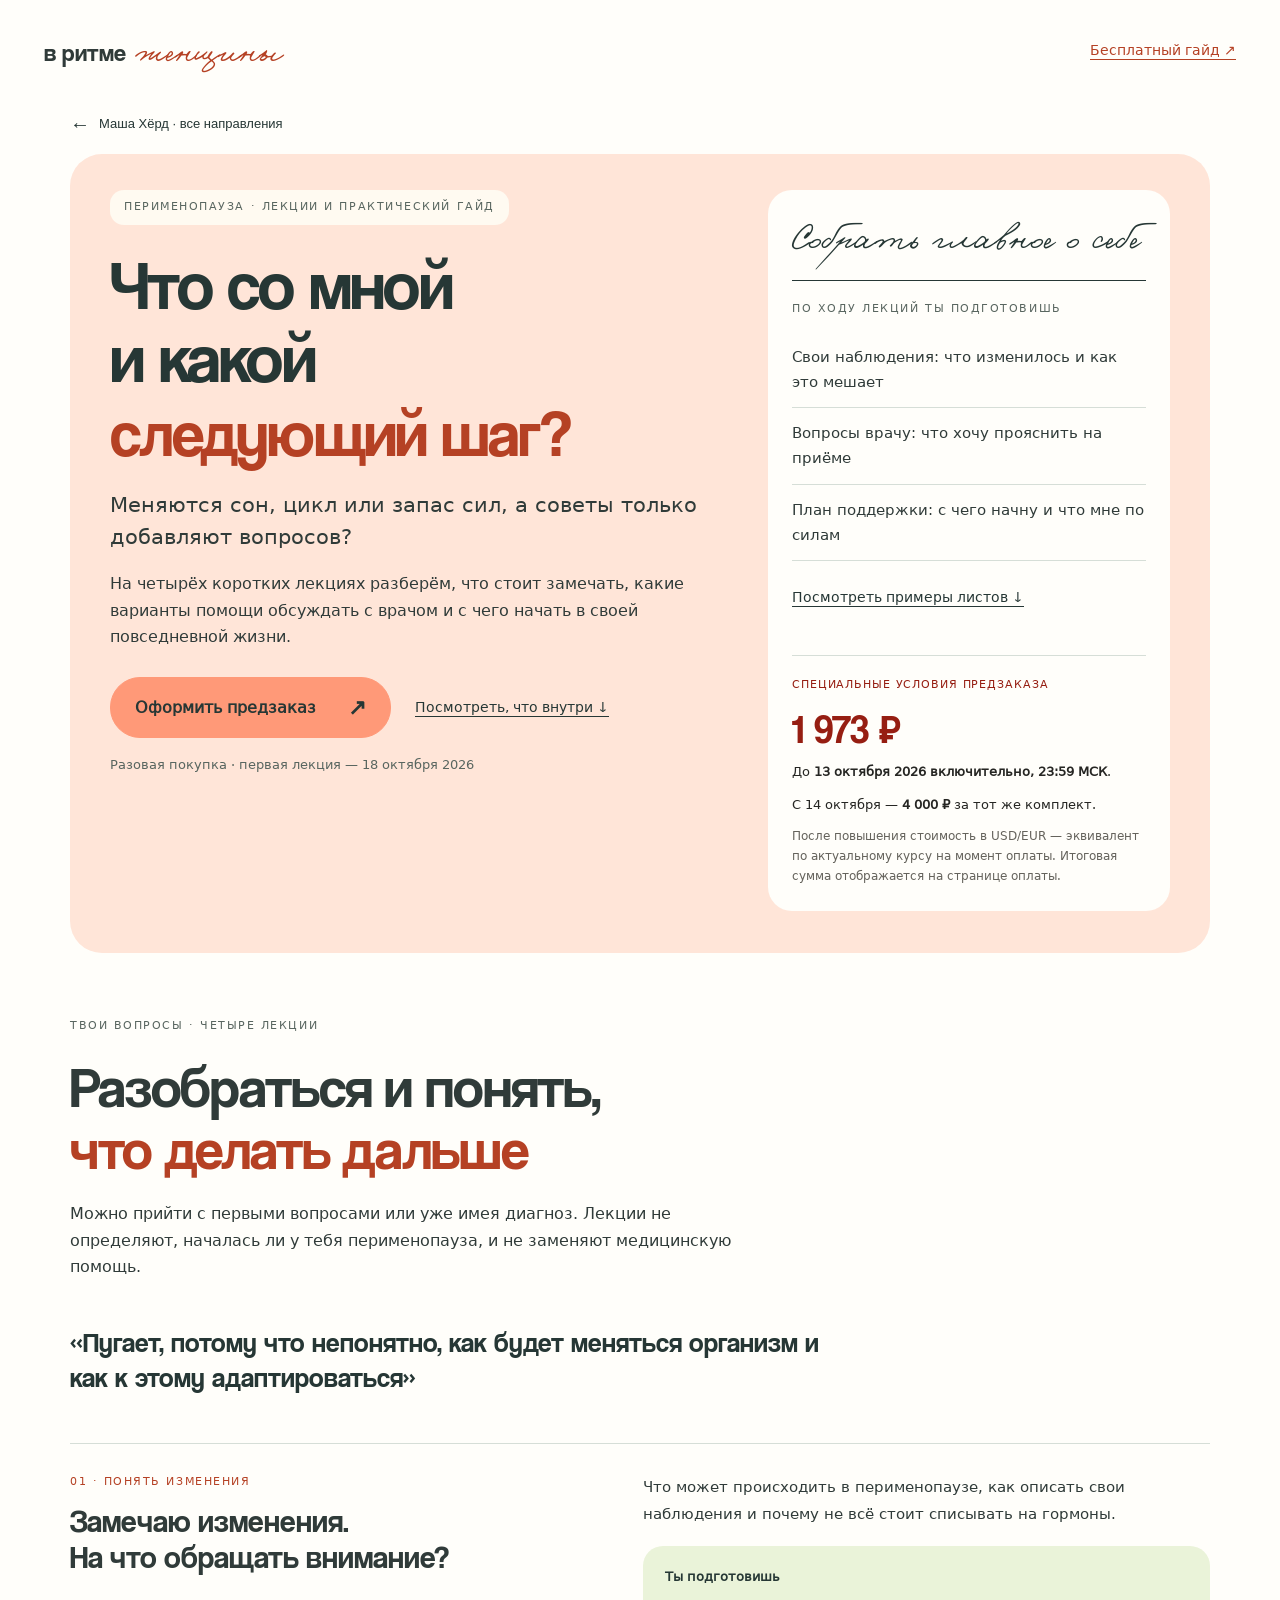
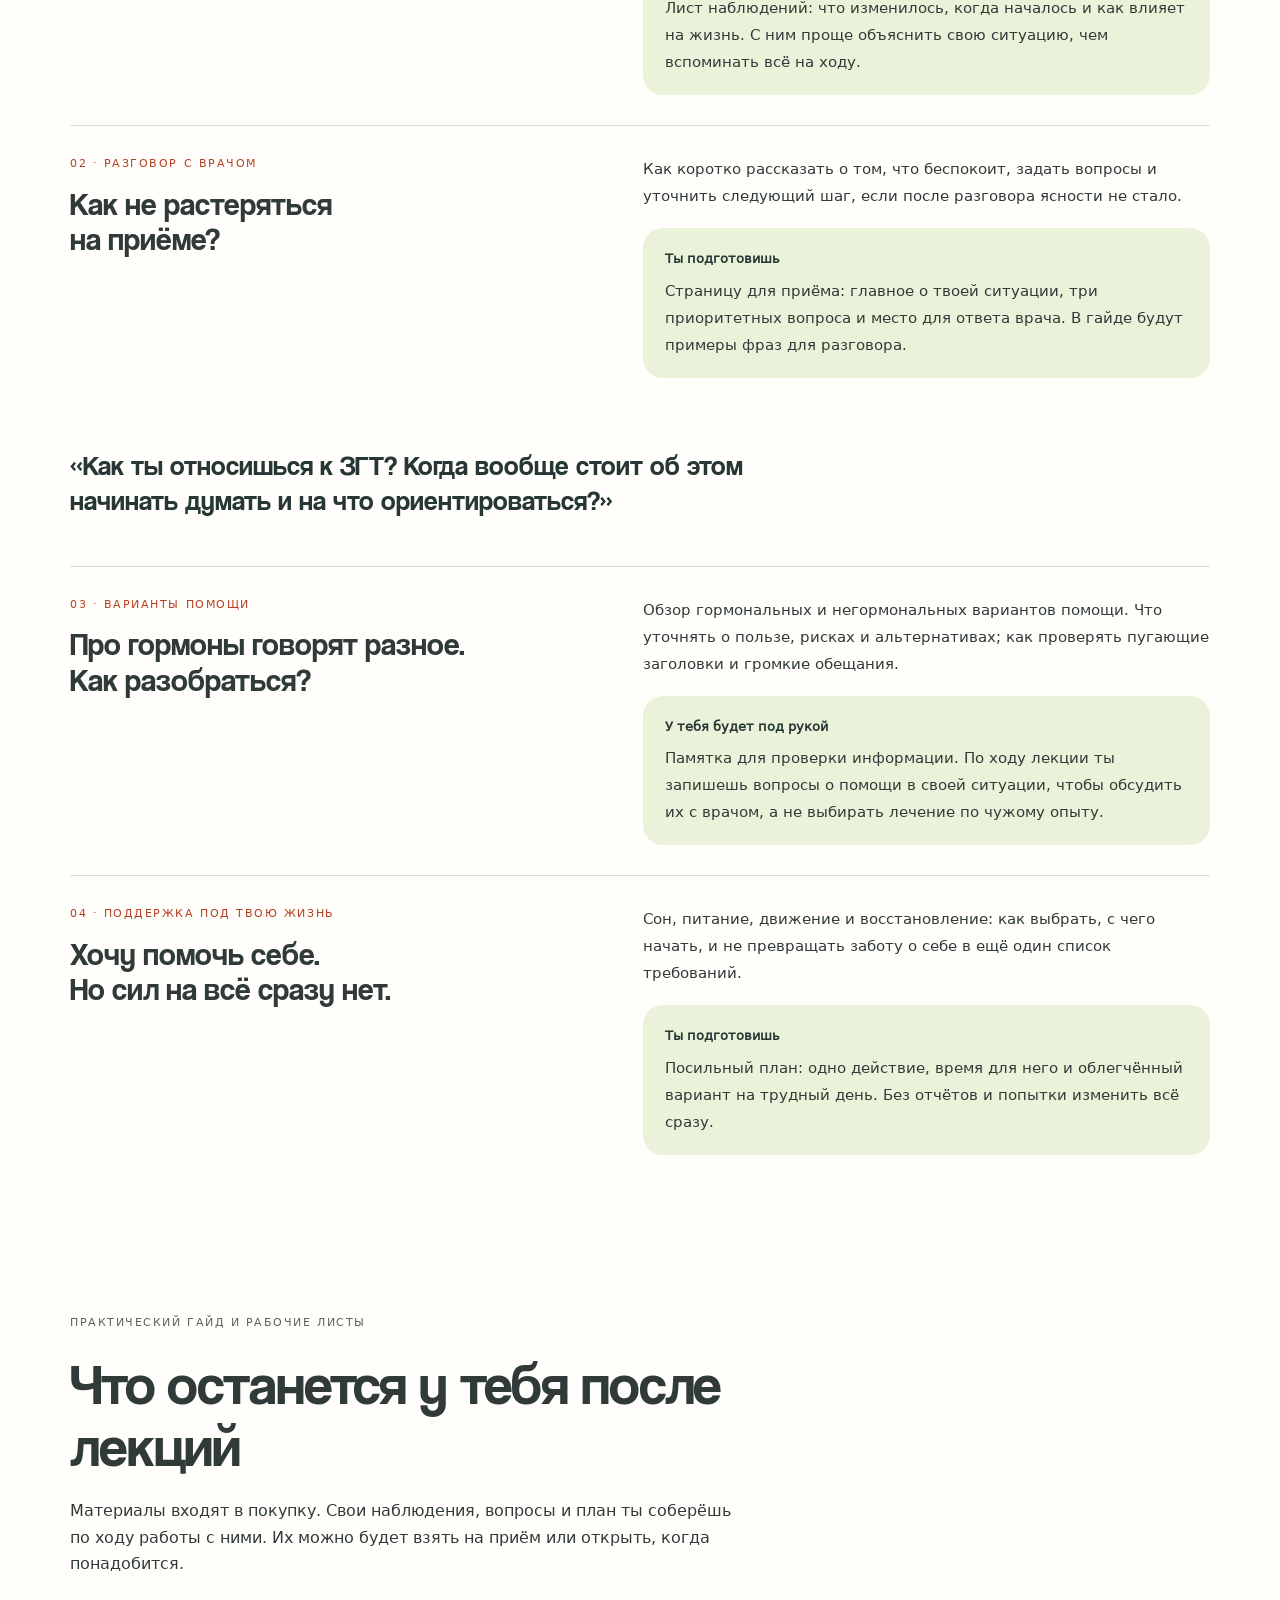
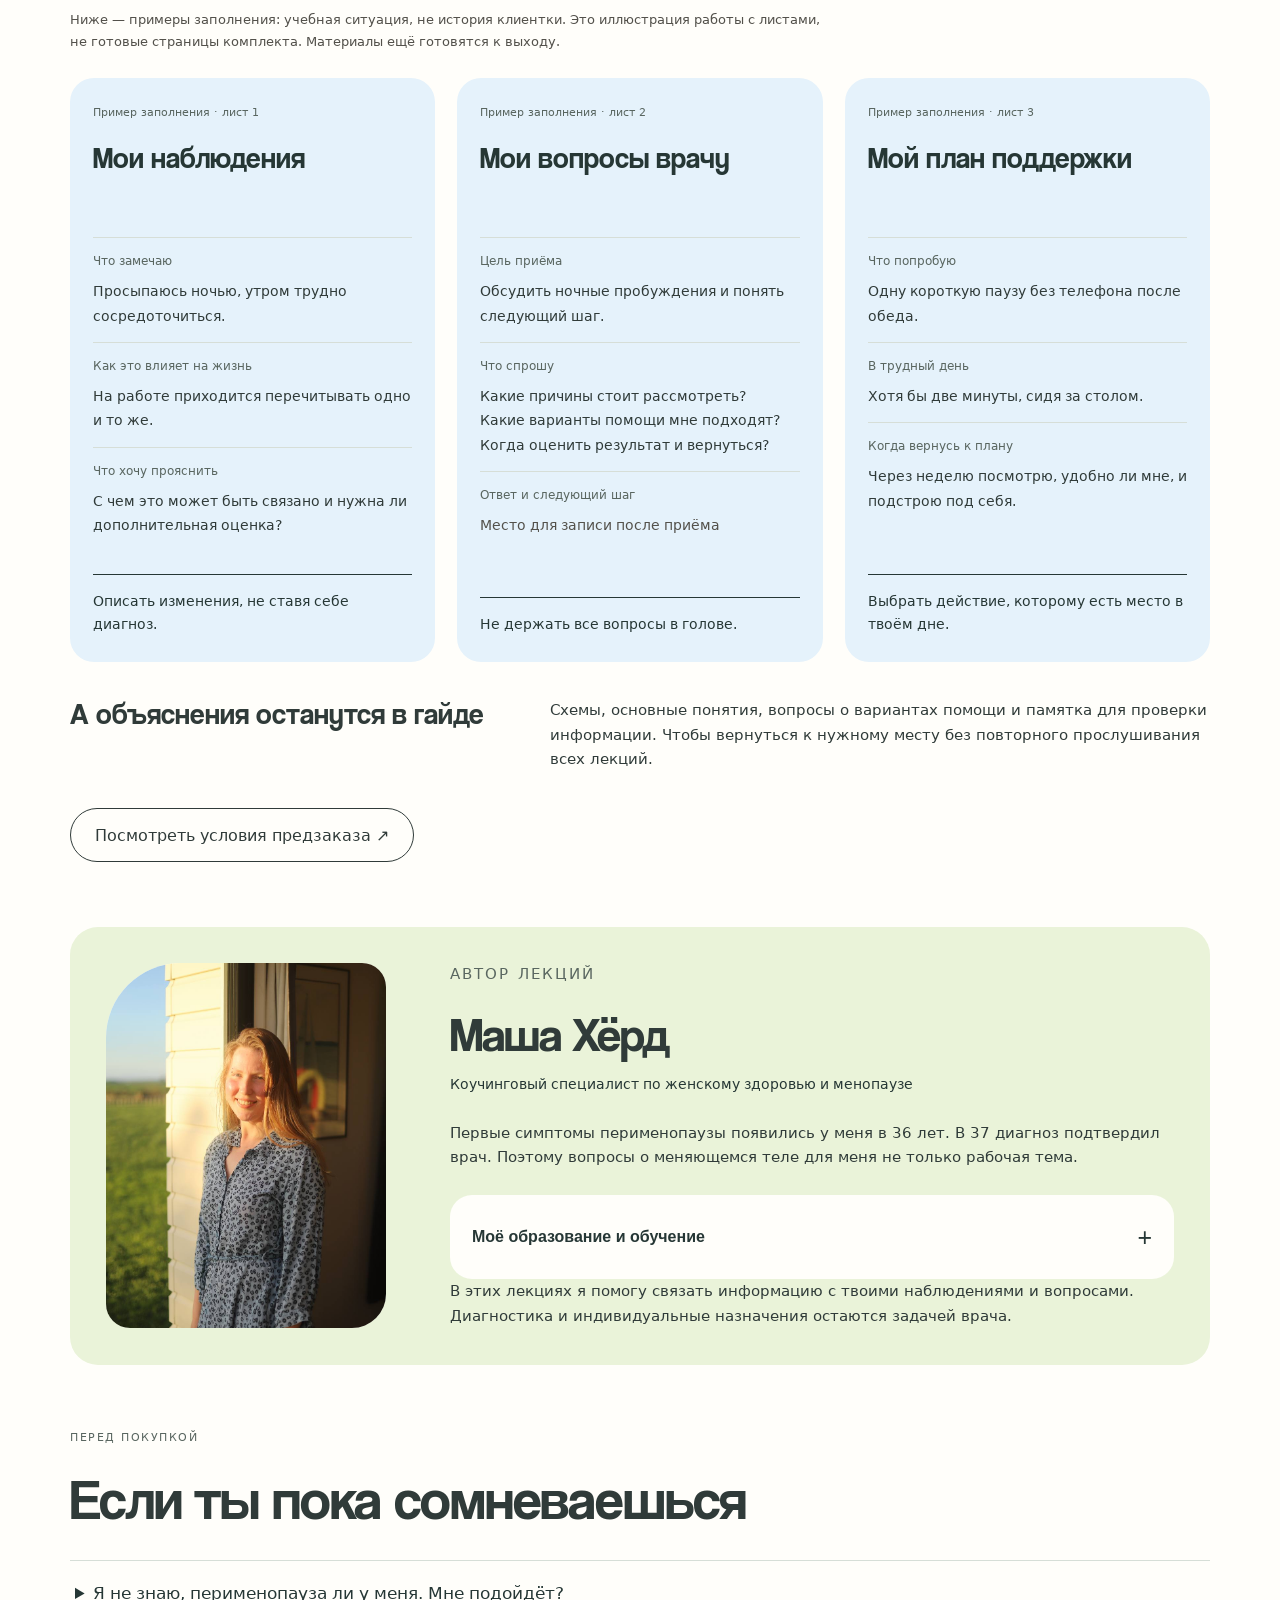
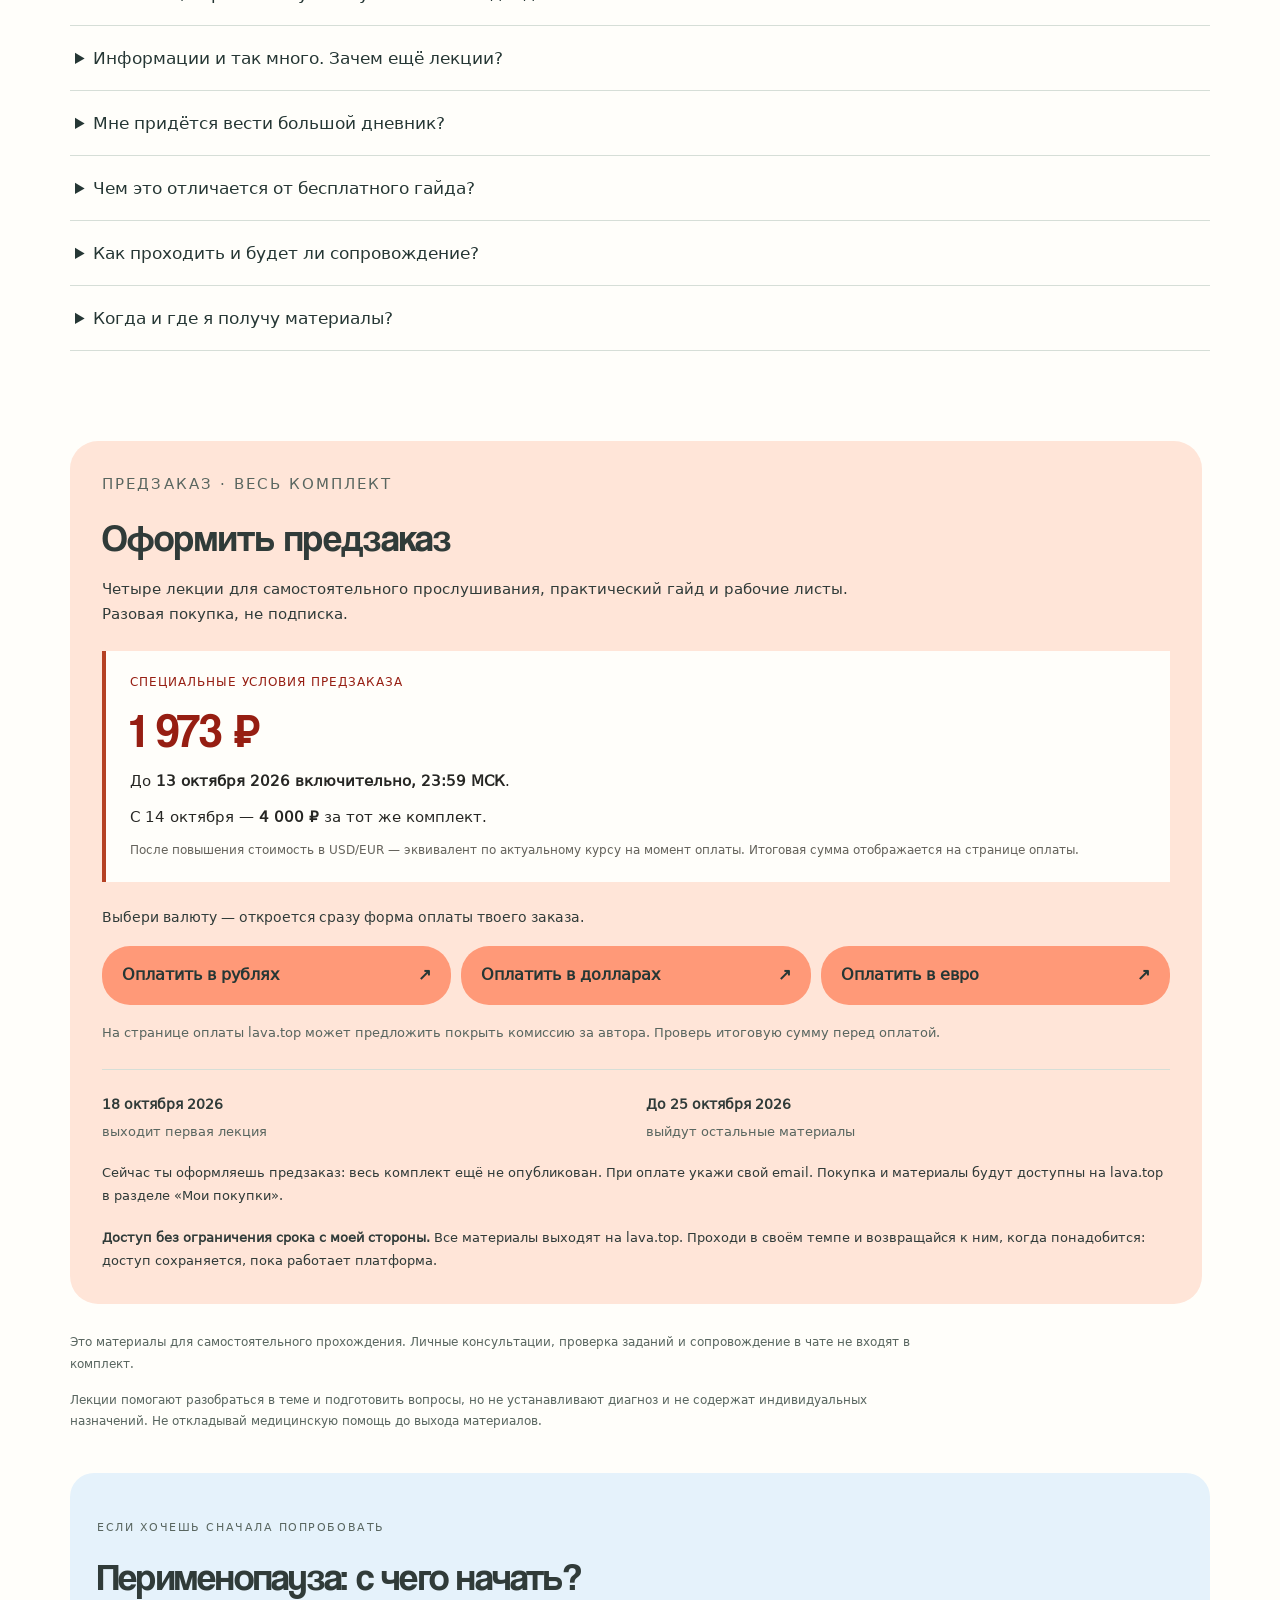
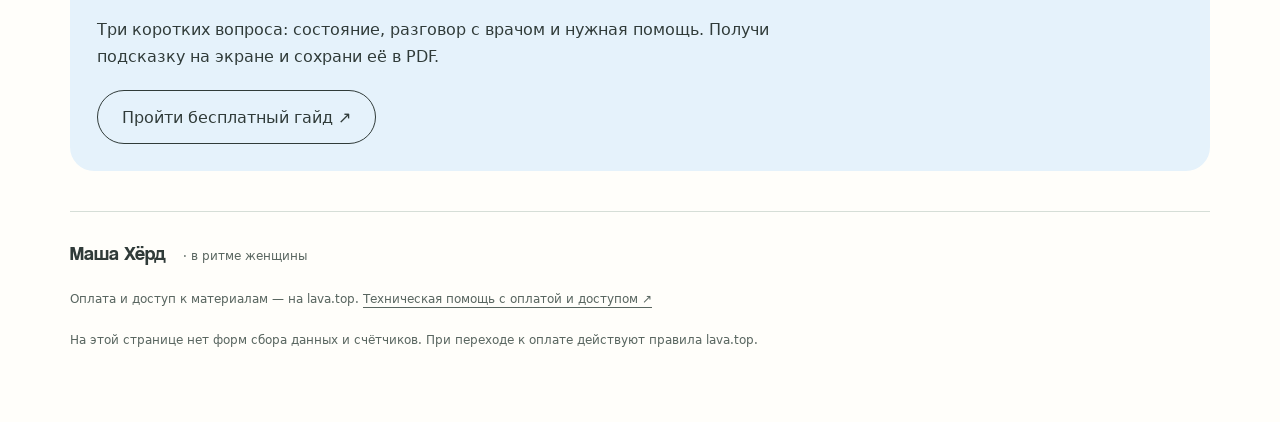
<file: index.html>
<!DOCTYPE html>
<html lang="ru"><head><meta charset="utf-8"/><meta content="width=device-width,initial-scale=1" name="viewport"/><meta content="no-referrer" name="referrer"/><meta content="Перименопауза: что со мной и какой следующий шаг. Четыре лекции, практический гайд и рабочие листы Маши Хёрд. Предзаказ: 1 973 ₽ / 23 USD / 21 EUR." name="description"/><title>Перименопауза: что со мной и какой следующий шаг · Маша Хёрд</title><link href="https://architripture.github.io/perimenopause/" rel="canonical"/><link href="data:," rel="icon"/><link href="guide/style.css" rel="stylesheet"/><link href="guide/offer.css" rel="stylesheet"/><link href="guide/special-terms.css?v=1" rel="stylesheet"/><link href="results.css?v=1" rel="stylesheet"/><link href="light-style.css?v=20261012" rel="stylesheet"/></head><body class="light-course">
<a class="skip" href="#main">К содержанию</a>
<header class="masthead"><a class="wordmark" href="./">в ритме <span>женщины</span></a><a class="course-nav" href="guide/">Бесплатный гайд ↗</a></header><main class="sales-main" id="main"><div class="ecosystem-nav"><a href="https://architripture.github.io/masha-herd/">Маша Хёрд · все направления</a></div>
<section aria-labelledby="page-title" class="sales-hero">
<div class="hero-copy"><p class="eyebrow">Перименопауза · лекции и практический гайд</p>
<h1 id="page-title">Что со мной<br/>и какой<br/><em>следующий шаг?</em></h1>
<p class="intro">Меняются сон, цикл или запас сил, а советы только добавляют вопросов?</p>
<p class="hero-explain">На четырёх коротких лекциях разберём, что стоит замечать, какие варианты помощи обсуждать с врачом и с чего начать в своей повседневной жизни.</p>
<div class="hero-actions"><a class="primary" href="#payment">Оформить предзаказ <span>↗</span></a><a class="quiet-link" href="#course">Посмотреть, что внутри ↓</a></div>
<p class="micro">Разовая покупка · первая лекция — 18 октября 2026</p>
</div>
<aside class="hero-result"><p class="handwriting">Собрать главное о себе</p>
<div class="result-index"><p class="smallcaps">По ходу лекций ты подготовишь</p><ul><li>Свои наблюдения: что изменилось и как это мешает</li><li>Вопросы врачу: что хочу прояснить на приёме</li><li>План поддержки: с чего начну и что мне по силам</li></ul><a class="quiet-link" href="#takeaways">Посмотреть примеры листов ↓</a></div>
<div class="special-terms"><p class="special-label">Специальные условия предзаказа</p><p class="special-price"><strong>1 973 ₽</strong></p><p>До <strong>13 октября 2026 включительно, 23:59 МСК</strong>.</p><p class="special-after">С 14 октября — <strong>4 000 ₽</strong> за тот же комплект.</p><p class="special-currency">После повышения стоимость в USD/EUR — эквивалент по актуальному курсу на момент оплаты. Итоговая сумма отображается на странице оплаты.</p></div></aside></section>
<section aria-labelledby="course-title" class="results-section" id="course">
<div class="section-heading"><p class="eyebrow">Твои вопросы · четыре лекции</p><h2 id="course-title">Разобраться и понять,<br/><em>что делать дальше</em></h2><p>Можно прийти с первыми вопросами или уже имея диагноз. Лекции не определяют, началась ли у тебя перименопауза, и не заменяют медицинскую помощь.</p></div>
<figure class="client-voice"><blockquote>«Пугает, потому что непонятно, как будет меняться организм и как к этому адаптироваться»</blockquote></figure>
<article class="lesson-result"><div class="lesson-question"><p class="smallcaps">01 · Понять изменения</p><h3>Замечаю изменения.<br/>На что обращать внимание?</h3></div><div class="lesson-answer"><p>Что может происходить в перименопаузе, как описать свои наблюдения и почему не всё стоит списывать на гормоны.</p><p class="takeaway"><strong>Ты подготовишь</strong>Лист наблюдений: что изменилось, когда началось и как влияет на жизнь. С ним проще объяснить свою ситуацию, чем вспоминать всё на ходу.</p></div></article>
<article class="lesson-result"><div class="lesson-question"><p class="smallcaps">02 · Разговор с врачом</p><h3>Как не растеряться<br/>на приёме?</h3></div><div class="lesson-answer"><p>Как коротко рассказать о том, что беспокоит, задать вопросы и уточнить следующий шаг, если после разговора ясности не стало.</p><p class="takeaway"><strong>Ты подготовишь</strong>Страницу для приёма: главное о твоей ситуации, три приоритетных вопроса и место для ответа врача. В гайде будут примеры фраз для разговора.</p></div></article>
<figure class="client-voice"><blockquote>«Как ты относишься к ЗГТ? Когда вообще стоит об этом начинать думать и на что ориентироваться?»</blockquote></figure>
<article class="lesson-result"><div class="lesson-question"><p class="smallcaps">03 · Варианты помощи</p><h3>Про гормоны говорят разное.<br/>Как разобраться?</h3></div><div class="lesson-answer"><p>Обзор гормональных и негормональных вариантов помощи. Что уточнять о пользе, рисках и альтернативах; как проверять пугающие заголовки и громкие обещания.</p><p class="takeaway"><strong>У тебя будет под рукой</strong>Памятка для проверки информации. По ходу лекции ты запишешь вопросы о помощи в своей ситуации, чтобы обсудить их с врачом, а не выбирать лечение по чужому опыту.</p></div></article>
<article class="lesson-result"><div class="lesson-question"><p class="smallcaps">04 · Поддержка под твою жизнь</p><h3>Хочу помочь себе.<br/>Но сил на всё сразу нет.</h3></div><div class="lesson-answer"><p>Сон, питание, движение и восстановление: как выбрать, с чего начать, и не превращать заботу о себе в ещё один список требований.</p><p class="takeaway"><strong>Ты подготовишь</strong>Посильный план: одно действие, время для него и облегчённый вариант на трудный день. Без отчётов и попытки изменить всё сразу.</p></div></article>
</section>
<section aria-labelledby="takeaways-title" class="results-section" id="takeaways">
<div class="section-heading"><p class="eyebrow">Практический гайд и рабочие листы</p><h2 id="takeaways-title">Что останется у тебя после лекций</h2><p>Материалы входят в покупку. Свои наблюдения, вопросы и план ты соберёшь по ходу работы с ними. Их можно будет взять на приём или открыть, когда понадобится.</p></div>
<p class="sample-disclaimer">Ниже — примеры заполнения: учебная ситуация, не история клиентки. Это иллюстрация работы с листами, не готовые страницы комплекта. Материалы ещё готовятся к выходу.</p>
<div class="paper-gallery">
<article class="sample-paper"><p class="sample-label">Пример заполнения · лист 1</p><h3>Мои наблюдения</h3><dl><dt>Что замечаю</dt><dd>Просыпаюсь ночью, утром трудно сосредоточиться.</dd><dt>Как это влияет на жизнь</dt><dd>На работе приходится перечитывать одно и то же.</dd><dt>Что хочу прояснить</dt><dd>С чем это может быть связано и нужна ли дополнительная оценка?</dd></dl><p class="paper-use">Описать изменения, не ставя себе диагноз.</p></article>
<article class="sample-paper"><p class="sample-label">Пример заполнения · лист 2</p><h3>Мои вопросы врачу</h3><dl><dt>Цель приёма</dt><dd>Обсудить ночные пробуждения и понять следующий шаг.</dd><dt>Что спрошу</dt><dd>Какие причины стоит рассмотреть?<br/>Какие варианты помощи мне подходят?<br/>Когда оценить результат и вернуться?</dd><dt>Ответ и следующий шаг</dt><dd class="empty-answer">Место для записи после приёма</dd></dl><p class="paper-use">Не держать все вопросы в голове.</p></article>
<article class="sample-paper"><p class="sample-label">Пример заполнения · лист 3</p><h3>Мой план поддержки</h3><dl><dt>Что попробую</dt><dd>Одну короткую паузу без телефона после обеда.</dd><dt>В трудный день</dt><dd>Хотя бы две минуты, сидя за столом.</dd><dt>Когда вернусь к плану</dt><dd>Через неделю посмотрю, удобно ли мне, и подстрою под себя.</dd></dl><p class="paper-use">Выбрать действие, которому есть место в твоём дне.</p></article>
</div>
<div class="guide-summary"><h3>А объяснения останутся в гайде</h3><p>Схемы, основные понятия, вопросы о вариантах помощи и памятка для проверки информации. Чтобы вернуться к нужному месту без повторного прослушивания всех лекций.</p></div>
<a class="secondary" href="#payment">Посмотреть условия предзаказа ↗</a>
</section>
<section aria-labelledby="author-title" class="author-section"><img alt="Маша Хёрд" height="365" loading="lazy" src="personal/assets/masha-color.jpg" width="280"/><div><p class="eyebrow">Автор лекций</p><h2 id="author-title">Маша Хёрд</h2><p class="author-role">Коучинговый специалист по женскому здоровью и менопаузе</p><p>Первые симптомы перименопаузы появились у меня в 36 лет. В 37 диагноз подтвердил врач. Поэтому вопросы о меняющемся теле для меня не только рабочая тема.</p><details class="education-note"><summary>Моё образование и обучение</summary><ul class="education-list"><li><strong>GGS Academy</strong><p>Две сертификации: Women’s Coaching Specialist и Menopause Coaching Specialist — по коучингу женщин и поддержке в период менопаузы.</p></li><li><strong>Stacy Sims</strong><p>Прошла обучающий курс по менопаузе. Физиология менопаузы, изменения в организме, физическая нагрузка и питание на разных этапах.</p><p><a href="https://www.drstacysims.com/menopause" rel="noopener" target="_blank">О курсе на сайте Stacy Sims ↗</a></p></li><li><strong>Daniel Goleman</strong><p>Прошла программу обучения фундаментальным и межличностным навыкам эмоционального интеллекта у Дэниела Гоулмана.</p></li><li><strong>Neurointegration Institute</strong><p>Тренер по нейроинтеграции, Институт нейроинтеграции.</p></li></ul></details><p>В этих лекциях я помогу связать информацию с твоими наблюдениями и вопросами. Диагностика и индивидуальные назначения остаются задачей врача.</p></div></section>
<section aria-labelledby="faq-title" class="results-section faq-section"><p class="eyebrow">Перед покупкой</p><h2 id="faq-title">Если ты пока сомневаешься</h2>
<details><summary>Я не знаю, перименопауза ли у меня. Мне подойдёт?</summary><p>Можно начать с вопросами и наблюдениями. Лекции помогут разобраться в понятиях и подготовиться к обсуждению с врачом, но не определят диагноз или стадию. Если нужна медицинская помощь, не жди выхода материалов.</p></details>
<details><summary>Информации и так много. Зачем ещё лекции?</summary><p>Здесь каждая тема связана с конкретной задачей: описать изменения, подготовить приём, записать вопросы о вариантах помощи и выбрать посильное действие. Главное останется в гайде, а твои записи — в рабочих листах.</p></details>
<details><summary>Мне придётся вести большой дневник?</summary><p>Нет. В листах будут короткие отметки и место для нужных тебе записей. Не требуется ежедневная отчётность, и не нужно ждать заполнения дневника, чтобы обратиться за помощью.</p></details>
<details><summary>Чем это отличается от бесплатного гайда?</summary><p>Бесплатный гайд «Что важно мне сейчас» помогает выбрать один актуальный вопрос и следующий шаг. В лекциях подробнее разбираются изменения, разговор с врачом и варианты помощи. Рабочие листы помогают подготовить свои наблюдения, вопросы к приёму и план поддержки.</p></details>
<details><summary>Как проходить и будет ли сопровождение?</summary><p>Это короткие лекции для самостоятельного прослушивания, практический гайд и рабочие листы. Можно заниматься в своём темпе. Личные консультации, проверка заданий и сопровождение в чате не входят в комплект.</p></details>
<details><summary>Когда и где я получу материалы?</summary><p>Первая лекция выйдет 18 октября 2026, остальные материалы — до 25 октября 2026. Они будут доступны на lava.top в разделе «Мои покупки». Доступ без ограничения срока с моей стороны, пока работает платформа.</p></details>
</section>
<section aria-label="Условия предзаказа" class="payment-section">
<div class="purchase" id="payment"><div class="purchase-heading"><p class="eyebrow">Предзаказ · весь комплект</p><h4>Оформить предзаказ</h4><p>Четыре лекции для самостоятельного прослушивания, практический гайд и рабочие листы.<br/>Разовая покупка, не подписка.</p></div><div class="special-terms"><p class="special-label">Специальные условия предзаказа</p><p class="special-price"><strong>1 973 ₽</strong></p><p>До <strong>13 октября 2026 включительно, 23:59 МСК</strong>.</p><p class="special-after">С 14 октября — <strong>4 000 ₽</strong> за тот же комплект.</p><p class="special-currency">После повышения стоимость в USD/EUR — эквивалент по актуальному курсу на момент оплаты. Итоговая сумма отображается на странице оплаты.</p></div><p class="payment-instruction">Выбери валюту — откроется сразу форма оплаты твоего заказа.</p><div class="payment-buttons"><a class="pay-button" data-currency="RUB" href="https://app.lava.top/products/8290bbf7-894e-4805-be69-6d228749c242/472b39af-ca60-4318-80c0-99af1f4651cc?currency=RUB" rel="noopener noreferrer" target="_blank"><span>Оплатить в рублях</span><strong aria-hidden="true">↗</strong></a><a class="pay-button" data-currency="USD" href="https://app.lava.top/products/8290bbf7-894e-4805-be69-6d228749c242/472b39af-ca60-4318-80c0-99af1f4651cc?currency=USD" rel="noopener noreferrer" target="_blank"><span>Оплатить в долларах</span><strong aria-hidden="true">↗</strong></a><a class="pay-button" data-currency="EUR" href="https://app.lava.top/products/8290bbf7-894e-4805-be69-6d228749c242/472b39af-ca60-4318-80c0-99af1f4651cc?currency=EUR" rel="noopener noreferrer" target="_blank"><span>Оплатить в евро</span><strong aria-hidden="true">↗</strong></a></div><p class="fee-note">На странице оплаты lava.top может предложить покрыть комиссию за автора. Проверь итоговую сумму перед оплатой.</p><div class="release"><p><strong>18 октября 2026</strong><span>выходит первая лекция</span></p><p><strong>До 25 октября 2026</strong><span>выйдут остальные материалы</span></p></div><p class="delivery">Сейчас ты оформляешь предзаказ: весь комплект ещё не опубликован. При оплате укажи свой email. Покупка и материалы будут доступны на lava.top в разделе «Мои покупки».</p><p class="access-term"><strong>Доступ без ограничения срока с моей стороны.</strong> Все материалы выходят на lava.top. Проходи в своём темпе и возвращайся к ним, когда понадобится: доступ сохраняется, пока работает платформа.</p></div><div class="offer-scope"><p>Это материалы для самостоятельного прохождения. Личные консультации, проверка заданий и сопровождение в чате не входят в комплект.</p><p>Лекции помогают разобраться в теме и подготовить вопросы, но не устанавливают диагноз и не содержат индивидуальных назначений. Не откладывай медицинскую помощь до выхода материалов.</p></div>
</section>
<section class="free-guide"><p class="eyebrow">Если хочешь сначала попробовать</p><h2>Перименопауза: с чего начать?</h2><p>Три коротких вопроса: состояние, разговор с врачом и нужная помощь. Получи подсказку на экране и сохрани её в PDF.</p><a class="secondary" href="guide/">Пройти бесплатный гайд ↗</a></section>
</main><footer><div class="footer-name">Маша Хёрд <span>· в ритме женщины</span></div><p>Оплата и доступ к материалам — на lava.top. <a href="https://app.lava.top/help" rel="noopener noreferrer" target="_blank">Техническая помощь с оплатой и доступом ↗</a></p><p class="fine">На этой странице нет форм сбора данных и счётчиков. При переходе к оплате действуют правила lava.top.</p></footer></body></html>
</file>
<file: guide/style.css>
@font-face{font-family:Cool;src:url('assets/Coolvetica.ttf') format('truetype');font-display:swap}@font-face{font-family:Gogol;src:url('assets/Gogol.ttf') format('truetype');font-display:swap}@font-face{font-family:Text;src:url('assets/Text.ttf') format('truetype');font-display:swap}
:root{--paper:#f8f6f1;--white:#fffefa;--ink:#262623;--muted:#65635c;--brick:#961e12;--navy:#1f386e;--line:#d1cec4;--yellow:#ece464;--wash:#edeee7}
*{box-sizing:border-box}body{margin:0;background:var(--paper);color:var(--ink);font:16px/1.65 Text,'Trebuchet MS',sans-serif}button,input,textarea{font:inherit}button,a,input,summary{touch-action:manipulation}button,a{-webkit-tap-highlight-color:transparent}button{cursor:pointer}a{color:inherit;text-underline-offset:4px}button:focus-visible,a:focus-visible,input:focus-visible,textarea:focus-visible,summary:focus-visible{outline:3px solid var(--navy);outline-offset:4px}h1,h2,h3,p{margin:0}h1,h2,h3{font-family:Cool,'Trebuchet MS',sans-serif;font-weight:400;text-wrap:pretty;line-height:1.08}h1{font-size:clamp(66px,7.5vw,110px);letter-spacing:-.025em}h2{font-size:clamp(46px,5vw,72px);letter-spacing:-.02em}h3{font-size:29px}em{font-style:normal;color:var(--brick)}p+p{margin-top:14px}fieldset{border:0;padding:0;margin:0}button{border:0}input,textarea{color:var(--ink);max-width:100%}input[type=radio],input[type=checkbox]{accent-color:var(--navy);width:20px;height:20px;flex:0 0 20px;cursor:pointer;margin:5px 0 0}textarea,input:not([type]){width:100%}textarea{resize:vertical;min-height:95px;line-height:1.6}input[type=text],input:not([type]),textarea{background:var(--white);border:1px solid #b5b2a8;border-radius:5px;padding:13px 15px;font-size:16px;transition:border-color .15s}input::placeholder,textarea::placeholder{color:#777469;opacity:1}input:focus,textarea:focus{border-color:var(--navy)}[hidden]{display:none!important}.sr-only{position:absolute;width:1px;height:1px;padding:0;margin:-1px;overflow:hidden;clip:rect(0,0,0,0);white-space:nowrap;border:0}.skip{position:absolute;top:-80px;padding:12px;background:white}.skip:focus{top:0;z-index:99}
.masthead{width:min(1220px,calc(100% - 88px));margin:auto;display:flex;justify-content:space-between;align-items:center;min-height:102px;border-bottom:1px solid var(--line);gap:18px}.wordmark{font-family:Cool,sans-serif;text-decoration:none;font-size:24px;white-space:nowrap}.wordmark span{font-family:Gogol,cursive;font-size:36px;color:var(--brick);margin-left:4px}.author-label{font-size:12px;color:var(--muted)}.author-label i{margin:0 12px}main{width:min(1140px,calc(100% - 88px));margin:auto;outline:0}.welcome{display:grid;grid-template-columns:minmax(0,1.25fr) minmax(0,.75fr);column-gap:100px;align-items:start;padding:64px 0 30px}.eyebrow,.smallcaps{font-size:11px;letter-spacing:.14em;text-transform:uppercase;color:var(--muted);line-height:1.5}.eyebrow{margin-bottom:22px}.welcome .eyebrow{color:var(--navy)}.handwriting{font-family:Gogol,cursive;color:var(--brick);font-size:39px;line-height:1.25}.welcome .handwriting{margin:21px 0}.intro{font-size:18px;max-width:510px;margin:22px 0 27px}.primary,.secondary{min-height:54px;display:inline-flex;justify-content:center;align-items:center;gap:32px;padding:14px 24px;border-radius:30px;font-size:16px;text-decoration:none;line-height:1.45;transition:background .15s}.primary{background:var(--brick);color:#fff;border:1px solid var(--brick)}.primary:hover{background:#75180f}.primary span{font-size:22px}.secondary{background:transparent;color:var(--ink);border:1px solid var(--ink)}.secondary:hover{background:#eeece5}.primary:disabled{opacity:.7;cursor:wait}.micro{font-size:12px;color:var(--muted);margin-top:16px!important;line-height:1.7}.welcome-aside{padding-top:6px}.portrait-wrap{position:relative;margin:0 0 25px}.portrait-wrap img{display:block;width:100%;height:385px;object-fit:cover;object-position:50% 24%;filter:grayscale(1);border-radius:44% 44% 3px 3px}.photo-note{position:absolute;right:-15px;bottom:-18px;transform:rotate(-6deg);background:var(--yellow);padding:16px 24px;font-family:Gogol,cursive;font-size:29px;line-height:1.1;color:#343323}.byline{display:flex;gap:22px;justify-content:space-between;align-items:start;padding-top:14px}.byline strong{font-family:Cool,sans-serif;font-size:25px;font-weight:400}.byline span{font-size:11px;line-height:1.6;color:var(--muted)}.author-note{font-size:13px;line-height:1.8;color:var(--muted);padding-top:18px;margin-top:15px!important;border-top:1px solid var(--line)}.intro-boundary{grid-column:1/-1;border-top:1px solid var(--line);padding:22px 0 0;margin-top:55px;display:grid;grid-template-columns:110px 1fr;gap:24px;font-size:12px;color:var(--muted)}#resume-notice{margin-top:24px;border-top:1px solid var(--line);padding-top:18px;font-size:13px}
.progress-head{display:flex;align-items:center;justify-content:space-between;margin:25px 0 9px;gap:8px}.text-button{background:transparent;color:var(--navy);text-decoration:underline;text-underline-offset:4px;padding:10px 0;min-height:44px;line-height:1.4;font-size:14px;text-align:left}.subtle{color:var(--muted);font-size:12px}.progress-head p{font-size:12px;color:var(--muted);white-space:nowrap}.progress-track{height:2px;background:var(--line);margin-bottom:44px}.progress-track div{height:100%;background:var(--brick);width:0;transition:width .2s}.work-layout{display:grid;grid-template-columns:minmax(0,740px) minmax(240px,1fr);gap:74px;align-items:start}.page{padding-bottom:30px;animation:appear .2s ease-out}.page h2:focus{outline:0}.dek{font-size:17px;line-height:1.7;color:#53534d;margin:21px 0 28px;max-width:630px}.choices{display:grid;gap:12px;margin:26px 0}.choice{display:flex;gap:16px;align-items:flex-start;position:relative;padding:20px;background:var(--white);border:1px solid var(--line);border-radius:7px;cursor:pointer;min-height:74px}.choice strong{display:block;font-size:16px;font-weight:600}.choice small{display:block;font-size:13px;line-height:1.65;margin-top:6px;color:var(--muted)}.choice:has(input:checked){border-color:var(--navy);background:#edf0f6}.choice-mark{margin-left:auto;color:var(--navy)}.reading-note{background:var(--wash);padding:24px;margin:24px 0 28px;border-radius:3px;font-size:14px;line-height:1.8}.reading-note h3{font-size:27px;margin-bottom:13px}.reading-note p+p{margin-top:10px}.reading-note ol{padding-left:20px}.reading-note li{margin:8px 0}.fine{font-size:12px;color:var(--muted);line-height:1.8;margin:20px 0}.fine a{color:var(--navy)}.skip-step{display:block;margin:10px 0}.topic-options{display:flex;flex-wrap:wrap;gap:9px;margin:25px 0}.topic-options label{display:flex;align-items:center;gap:8px;border:1px solid var(--line);border-radius:25px;background:var(--white);padding:11px 16px;cursor:pointer;font-size:13px;min-height:46px}.topic-options input{width:16px;height:16px;flex-basis:16px;margin:0}.topic-options label:has(input:checked){background:var(--navy);color:white;border-color:var(--navy)}.topic-options label:has(input:checked) input{accent-color:white}.lesson{padding:25px 0;border-top:1px solid var(--ink);border-bottom:1px solid var(--line);margin:30px 0;font-size:15px;line-height:1.85}.lesson .smallcaps{color:var(--navy);margin-bottom:13px}.lesson h3{margin-bottom:17px}.lesson-action{font-weight:600;margin-top:18px!important}.field{display:block;font-size:14px;font-weight:600;line-height:1.5;margin:23px 0}.field input,.field textarea{display:block;font-weight:400;margin-top:10px}.field small{display:block;font-weight:400;font-size:11px;color:var(--muted);margin-top:9px}.field-pair{display:grid;grid-template-columns:1fr 1fr;gap:20px}.field-pair .field{margin-top:14px}.pressure-item{border-top:1px solid var(--line);padding:18px 0}.pressure-item:last-child{border-bottom:1px solid var(--line)}.pressure-item label{display:flex;gap:14px;align-items:flex-start;cursor:pointer;font-size:16px;min-height:44px}.pressure-item label span{padding:3px 0}.pressure-item details{margin-left:34px}.pressure-item summary{font-size:12px;color:var(--navy);min-height:44px;padding:12px 0;cursor:pointer}.pressure-item details p{font-size:13px;line-height:1.85;color:var(--muted);padding-bottom:10px}.live-sheet{position:sticky;top:30px;background:var(--white);border:1px solid var(--line);padding:26px 22px;box-shadow:6px 6px 0 #eae7de}.live-sheet .handwriting{font-size:29px;margin:13px 0 24px}.live-block{border-top:1px solid var(--line);padding:15px 0;font-size:12px;line-height:1.8;overflow-wrap:anywhere}.live-block strong{display:block;color:var(--muted);font-size:10px;font-weight:400;text-transform:uppercase;letter-spacing:.08em;margin-bottom:8px}.live-empty{font-size:12px;color:var(--muted);line-height:1.9}.live-sheet .fine{margin-bottom:0;font-size:10px}.privacy-controls{border-top:1px solid var(--line);padding:24px 0 10px;margin-top:20px}.remember{display:flex;align-items:flex-start;gap:12px;cursor:pointer;font-size:13px;min-height:44px}.privacy-controls .fine{margin:0 0 20px 32px;font-size:11px}.result-hand{margin:15px 0}.result-paper{position:relative;background:var(--white);border:1px solid var(--line);padding:34px;box-shadow:7px 7px 0 #eae7de;margin:30px 0}.result-paper h3{font-size:31px;color:var(--navy);margin:8px 0 26px}.result-line{padding:18px 0;border-top:1px solid var(--line);break-inside:avoid}.result-line h4{font-size:11px;letter-spacing:.09em;text-transform:uppercase;color:var(--muted);font-weight:400;margin:0 0 10px}.result-line p{font-size:16px;overflow-wrap:anywhere;white-space:pre-wrap}.result-line small{display:block;color:var(--muted);font-size:12px;line-height:1.8;margin-top:8px}.result-actions{display:flex;gap:12px;flex-wrap:wrap;margin-top:34px}.aftercare{margin:35px 0;padding:30px 0;border-top:1px solid var(--line);font-size:14px}.aftercare h3{margin:14px 0 18px}.aftercare details{margin-top:24px}.aftercare summary{min-height:44px;padding:10px 0;cursor:pointer;font-size:13px;color:var(--navy)}.aftercare details p{font-size:13px;line-height:1.85;margin-top:12px}.offer{padding:30px;background:#edeee7;border-radius:4px;font-size:14px;line-height:1.85;margin:10px 0 25px}.offer h3{font-size:32px;margin-bottom:20px}.offer .secondary{margin-top:24px;font-size:14px;gap:15px}.offer .eyebrow{font-size:10px}.offer p strong{font-weight:600}footer{width:min(1140px,calc(100% - 88px));margin:35px auto 0;padding:25px 0 50px;border-top:1px solid var(--line);font-size:12px;color:var(--muted)}.footer-name{font-family:Cool,sans-serif;font-size:20px;color:var(--ink);margin-bottom:20px}.footer-name span{font:12px Text,sans-serif;color:var(--muted);margin-left:12px}footer details{max-width:750px;margin:0}footer summary{cursor:pointer;min-height:44px;padding:12px 0;color:var(--navy)}footer details p,footer li{font-size:12px;line-height:1.9}footer details p:last-child{margin-bottom:15px}footer ol{padding-left:20px}footer a{overflow-wrap:anywhere}@keyframes appear{from{opacity:.3;transform:translateY(5px)}to{opacity:1;transform:none}}@media(prefers-reduced-motion:reduce){*{animation:none!important;transition:none!important}}
@media(max-width:1000px){.welcome{gap:45px}.work-layout{gap:35px;grid-template-columns:minmax(0,1fr) 230px}.photo-note{right:-9px}.portrait-wrap img{height:350px}.byline{display:block}.byline span{display:block;margin-top:5px}.author-label{max-width:200px;text-align:right}}
@media(max-width:760px){.masthead,main,footer{width:calc(100% - 40px)}.masthead{min-height:84px}.wordmark{font-size:21px}.wordmark span{font-size:30px}.author-label{font-size:10px;max-width:100px;line-height:1.5}.author-label i{display:none}.welcome{grid-template-columns:1fr;padding-top:35px;gap:35px}.welcome h1{font-size:72px}.welcome .handwriting{font-size:33px}.welcome .intro{font-size:16px}.welcome .eyebrow{font-size:9px;letter-spacing:.1em}.welcome-aside{display:grid;grid-template-columns:110px 1fr;column-gap:20px;align-items:center;padding-top:0}.portrait-wrap{grid-row:1/3;margin:0}.portrait-wrap img{height:155px;border-radius:48% 48% 3px 3px}.photo-note{display:none}.byline{padding-top:0}.byline strong{font-size:24px}.byline span{font-size:10px}.author-note{font-size:11px;line-height:1.6;margin-top:10px!important;padding-top:10px}.intro-boundary{margin-top:0;display:block;font-size:11px}.intro-boundary p{margin-top:10px}.work-layout{grid-template-columns:1fr;gap:15px}.live-sheet{display:none}.progress-track{margin-bottom:30px}.progress-head{margin-top:14px}.progress-head p{font-size:10px}.progress-head .text-button{font-size:11px}.page h2{font-size:47px}.eyebrow{font-size:10px;margin-bottom:18px}.dek{font-size:15px;margin:17px 0 24px}.choice{padding:16px 13px;gap:12px}.choice strong{font-size:15px}.choice small{font-size:12px}.reading-note{padding:20px;font-size:13px}.reading-note h3{font-size:26px}.topic-options{gap:8px}.topic-options label{font-size:11px;padding:10px 12px;gap:6px}.lesson{font-size:14px}.lesson h3{font-size:27px}.field-pair{grid-template-columns:1fr;gap:0}.field{font-size:13px;margin:23px 0}.field-pair .field{margin:12px 0}.field small{font-size:11px}.primary,.secondary{padding:14px 21px;font-size:15px}.page>.primary{width:100%;margin-top:12px}.skip-step{margin:8px auto;text-align:center}.pressure-item label{font-size:15px}.result-paper{padding:25px 20px;margin-right:6px}.result-paper h3{font-size:27px}.result-line p{font-size:14px}.result-actions{display:grid;grid-template-columns:1fr}.offer{padding:23px 20px}.offer h3{font-size:29px}.offer .secondary{width:100%}.privacy-controls{padding-top:20px}.remember{font-size:12px}.footer-name{font-size:20px}.footer-name span{display:block;margin:3px 0}footer{margin-top:10px}.fine{font-size:11px}.result-hand{font-size:33px}}
@media(max-width:360px){.masthead,main,footer{width:calc(100% - 32px)}.wordmark{font-size:18px}.wordmark span{font-size:27px}.author-label{max-width:85px;font-size:9px}.welcome h1{font-size:61px}.welcome .handwriting{font-size:29px}.page h2{font-size:43px}.topic-options label{font-size:10px;padding:10px}.choice small{font-size:11px}.choice-mark{display:none}}
.source-ref{font-size:.78em;vertical-align:super;margin-left:.2em}.live-sheet .fine{font-size:11px}.live-block strong{font-size:11px}@media(max-width:760px){.intro-boundary{font-size:12px}.fine,.field small{font-size:12px}.byline span{font-size:11px}}
@media print{@page{size:A4;margin:18mm}body{background:#fff;color:#222;font-size:12pt}.masthead,.welcome,.progress-head,.progress-track,.live-sheet,.privacy-controls,footer,.eyebrow,.dek,.result-hand,.result-actions,.aftercare,.offer,#export-status,#pdf-fallback,.skip{display:none!important}main,.work-layout{display:block;width:100%;margin:0}.page[data-step="5"]{display:block!important}.page:not([data-step="5"]){display:none!important}.page h2{font-size:30pt;margin:0 0 20px}.result-paper{box-shadow:none;border:0;padding:0;margin:0}.result-line{break-inside:avoid}.result-line p{font-size:12pt}.result-line h4{font-size:10pt}.result-line small{font-size:10pt}.result-paper h3{font-size:22pt}}
</file>
<file: guide/offer.css>
.offer{background:transparent!important;border-top:3px solid var(--brick);padding:44px 0 0!important;margin-top:48px!important;border-radius:0!important}.offer .eyebrow{color:var(--brick);font-size:12px}.offer .offer-intro h3{font-size:clamp(39px,4.4vw,62px);line-height:1.08;max-width:850px;margin:0 0 25px}.offer .offer-lead{font-size:21px;line-height:1.6;max-width:750px;color:var(--navy)}.offer-intro>p:not(.eyebrow){margin-top:22px;font-size:16px}.offer-intro>.offer-lead{font-size:21px}.offer-promise{font-weight:bold}.course-path{margin:38px 0}.course-path ol{list-style:none;padding:0;margin:20px 0 0}.course-path li{display:flex;gap:22px;padding:23px 0;border-top:1px solid var(--line)}.path-number{font-family:Cool,sans-serif;color:var(--brick);font-size:27px;flex:0 0 35px}.course-path h4{font-family:Cool,sans-serif;font-weight:400;font-size:28px;line-height:1.15;margin:0 0 9px}.course-path p{font-size:15px;line-height:1.75}.guide-value{padding:25px 0 35px}.guide-value .handwriting{font-size:34px;margin-bottom:16px}.guide-value p{font-size:15px}.purchase{background:var(--white);border:1px solid var(--line);box-shadow:7px 7px 0 #e9e4d9;padding:32px;margin:5px 8px 30px 0}.purchase-heading h4{font:400 38px/1.1 Cool,sans-serif;margin:0 0 18px}.purchase-heading p{font-size:15px}.price-line{display:flex;flex-wrap:wrap;align-items:baseline;gap:12px 23px;margin:24px 0!important}.price-line strong{font:400 54px/1.1 Cool,sans-serif;color:var(--brick);white-space:nowrap}.price-line span{font-size:17px}.payment-instruction{font-size:14px;margin-bottom:16px}.payment-buttons{display:grid;grid-template-columns:1fr;gap:10px}.pay-button{background:var(--brick);color:white;display:flex;justify-content:space-between;align-items:center;gap:15px;padding:16px 20px;min-height:59px;text-decoration:none;border-radius:5px;font-size:16px}.pay-button:hover{background:#75180f}.pay-button strong{white-space:nowrap}.fee-note{font-size:12px;line-height:1.7;color:var(--muted);margin:17px 0!important}.release{display:grid;grid-template-columns:1fr 1fr;gap:20px;border-top:1px solid var(--line);padding-top:23px;margin:25px 0 20px}.release p{margin:0!important;font-size:14px}.release strong,.release span{display:block}.release span{font-size:13px;color:var(--muted);margin-top:5px}.delivery{font-size:13px;line-height:1.75}.offer-scope{font-size:12px;line-height:1.8;color:var(--muted);margin-top:25px}.guide-course-link{display:block;margin-top:17px;color:var(--brick);font-size:14px}.sales-main{max-width:1000px}.sales-hero{padding:65px 0 30px;display:grid;grid-template-columns:minmax(0,1fr) 210px;gap:50px;align-items:start}.sales-hero h1{font-size:clamp(53px,6vw,80px)}.sales-hero .intro{max-width:650px;font-size:19px}.sales-hero img{width:210px;height:275px;object-fit:cover;object-position:50% 25%;filter:grayscale(1);border-radius:46% 46% 3px 3px}.sales-hero .primary{margin:5px 0 14px}.sales-hero .author-credit{font-size:13px;color:var(--muted);margin-top:15px}.sales-main .offer{margin-top:0!important}.sales-main .offer-intro h3{font-size:44px}.sales-main .payment-buttons{grid-template-columns:repeat(3,1fr)}.sales-main .pay-button{flex-direction:column;gap:3px;align-items:flex-start}.free-guide{padding:40px 0;border-top:1px solid var(--line);margin:40px 0}.free-guide h2{font-size:38px}.free-guide p{max-width:720px;margin:20px 0}.course-nav{font-size:14px;color:var(--brick)}@media(max-width:760px){.offer .offer-intro h3{font-size:39px}.offer-intro>.offer-lead{font-size:18px}.purchase{padding:23px 18px}.purchase-heading h4{font-size:32px}.price-line strong{font-size:48px}.price-line span{font-size:15px}.course-path li{gap:12px}.course-path h4{font-size:25px}.course-path p{font-size:14px}.pay-button{padding:16px 13px;font-size:14px}.release{grid-template-columns:1fr;gap:15px}.sales-hero{grid-template-columns:1fr;padding-top:35px;gap:18px}.sales-hero aside{display:flex;gap:20px;align-items:center}.sales-hero img{width:90px;height:110px}.sales-hero .intro{font-size:16px}.sales-main .offer-intro h3{font-size:35px}.sales-main .payment-buttons{grid-template-columns:1fr}.sales-main .pay-button{flex-direction:row;align-items:center}.course-nav{font-size:12px;text-align:right}.free-guide h2{font-size:33px}}@media print{.guide-course-link{display:none!important}}
</file>
<file: guide/special-terms.css>
.special-terms{margin:24px 0;padding:22px 24px;border-left:4px solid var(--brick,#961e12);background:#fffefa;color:#262623}.special-terms .special-label{font-size:12px;letter-spacing:.08em;text-transform:uppercase;color:#961e12;margin:0 0 12px}.special-terms .special-price{margin:0 0 12px}.special-price strong{font:400 48px/1.1 Cool,sans-serif;color:#961e12;white-space:nowrap}.special-terms p{font-size:15px;line-height:1.6}.special-terms p+p{margin-top:12px}.special-terms .special-currency{font-size:12px;line-height:1.65;color:#65635c}.next-step .next-step-promo{font-size:13px;border-top:1px solid #d1cec4;padding-top:14px;margin:14px 0;color:#961e12}@media(max-width:760px){.special-terms{padding:18px 16px}.special-price strong{font-size:42px}.special-terms p{font-size:14px}}@media print{.special-terms{display:none}}
</file>
<file: results.css>
/* Customer questions and tangible takeaways. Landing only. */
.hero-copy{container-type:inline-size}
.sales-main .sales-hero h1 em{font-size:clamp(32px,12cqw,65px)}
.sales-main .client-voice figcaption,.sales-main .sample-disclaimer{font-size:13px;color:#53514b}
.sales-main .sample-paper .empty-answer{color:#53514b;font-style:normal}
.sales-main .guide-summary h3{text-wrap:balance}
.sales-main{max-width:1140px}.sales-hero{grid-template-columns:minmax(0,1.35fr) minmax(0,.85fr);gap:64px;padding:56px 0 64px}.sales-hero h1{font-size:clamp(55px,6.4vw,88px)}.sales-hero .intro{font-size:21px;line-height:1.5;margin-bottom:18px}.hero-explain{max-width:590px;font-size:16px}.hero-actions{display:flex;align-items:center;gap:12px 24px;flex-wrap:wrap;margin-top:26px}.hero-actions .primary{margin:0}.quiet-link{display:inline-flex;align-items:center;min-height:44px;font-size:14px;color:var(--navy)}.hero-result{padding-top:16px}.hero-result>.handwriting{font-size:37px;margin-bottom:20px}.result-index{border-top:1px solid var(--navy);padding:20px 0 12px}.result-index ul{list-style:none;margin:14px 0;padding:0}.result-index li{font-size:15px;padding:13px 0;border-bottom:1px solid var(--line)}.hero-result .special-terms{border-left:0;border-top:1px solid var(--line);padding:20px 0 0;background:none;margin-bottom:0}.hero-result .special-price strong{font-size:40px}.hero-result .special-terms .special-label{font-size:11px}.hero-result .special-terms p{font-size:13px}.hero-result .special-terms .special-currency{font-size:12px}
.results-section{padding:58px 0;border-top:1px solid var(--line);scroll-margin-top:20px}.section-heading{max-width:760px;margin-bottom:32px}.section-heading h2,.faq-section h2{font-size:clamp(36px,4.5vw,57px)}.section-heading>p:last-child{font-size:16px;margin-top:22px;max-width:680px}.client-voice{margin:28px 0 36px;max-width:760px;padding:12px 0}.client-voice blockquote{margin:0;font:400 27px/1.3 Cool,sans-serif;color:var(--navy);text-wrap:pretty}.client-voice figcaption{font-size:12px;line-height:1.65;color:var(--muted);margin-top:14px;max-width:620px}.lesson-result{display:grid;grid-template-columns:minmax(0,1fr) minmax(0,1.1fr);gap:58px;padding:30px 0;border-top:1px solid var(--line)}.lesson-question .smallcaps{color:var(--brick);margin-bottom:13px}.lesson-question h3{font-size:31px;line-height:1.15}.lesson-answer>p{font-size:15px;line-height:1.8}.takeaway{background:#eeeee6;padding:19px 22px;margin-top:18px!important}.takeaway strong{display:block;color:var(--navy);font-size:13px;margin-bottom:7px}.sample-disclaimer{font-size:12px;color:var(--muted);max-width:750px;margin-bottom:26px}.paper-gallery{display:grid;grid-template-columns:repeat(3,minmax(0,1fr));gap:22px}.sample-paper{background:var(--white);border:1px solid var(--line);box-shadow:5px 5px 0 #e9e4d9;padding:26px 23px;display:flex;flex-direction:column;min-width:0}.sample-label{font-size:11px;color:var(--muted);margin-bottom:20px}.sample-paper h3{font-size:29px;color:var(--navy);line-height:1.12;min-height:65px}.sample-paper dl{margin:16px 0 0;flex:1}.sample-paper dt{font-size:12px;color:var(--muted);border-top:1px solid var(--line);padding-top:14px;margin-top:14px}.sample-paper dd{font-size:14px;line-height:1.75;margin:7px 0 14px}.empty-answer{color:var(--muted);font-style:italic}.paper-use{font-size:14px;color:var(--navy);margin-top:22px!important;padding-top:15px;border-top:1px solid var(--navy)}.guide-summary{display:grid;grid-template-columns:1fr 1.5fr;gap:40px;align-items:start;margin:36px 0}.guide-summary h3{font-size:29px}.guide-summary p{font-size:15px;margin:0}.author-section{display:grid;grid-template-columns:280px minmax(0,1fr);gap:64px;padding:58px 0;border-top:1px solid var(--line)}.author-section img{width:100%;height:365px;object-fit:cover;object-position:50% 25%;filter:grayscale(1);border-radius:45% 45% 3px 3px}.author-section h2{font-size:48px}.author-section .author-role{color:var(--navy);margin:14px 0 24px;font-size:14px}.author-section p{font-size:15px}.faq-section h2{margin-bottom:30px}.faq-section details{border-top:1px solid var(--line);padding:0}.faq-section details:last-child{border-bottom:1px solid var(--line)}.faq-section summary{cursor:pointer;min-height:60px;padding:18px 5px;font-size:17px;color:var(--navy)}.faq-section details p{font-size:15px;line-height:1.85;max-width:780px;margin:0;padding:0 5px 24px}.payment-section{padding:20px 0 40px;scroll-margin-top:20px}.payment-section .purchase{margin-bottom:28px}.access-term{font-size:13px;line-height:1.8;margin-top:18px}.offer-scope{max-width:850px}.course-nav{min-height:44px;display:flex;align-items:center;justify-content:flex-end}#payment{scroll-margin-top:24px}.free-guide{margin-top:0}.masthead{max-width:1220px}
@media(max-width:1000px){.sales-hero{gap:32px}.paper-gallery{gap:16px}.sample-paper{padding:22px 17px}.author-section{gap:38px;grid-template-columns:230px minmax(0,1fr)}.author-section img{height:315px}.lesson-result{gap:34px}}
@media(max-width:760px){.sales-hero{grid-template-columns:1fr;padding:34px 0 38px;gap:24px}.sales-hero h1{font-size:clamp(52px,11vw,73px)}.sales-hero .intro{font-size:18px}.hero-explain{font-size:15px}.sales-hero aside{display:block;padding:0}.hero-result>.handwriting{font-size:32px;margin:12px 0 18px}.result-index{padding-top:16px}.hero-actions{margin-top:22px}.results-section{padding:36px 0}.section-heading{margin-bottom:24px}.section-heading h2,.faq-section h2{font-size:36px}.section-heading>p:last-child{font-size:15px;margin-top:18px}.client-voice{margin:20px 0 26px}.client-voice blockquote{font-size:24px}.lesson-result{grid-template-columns:1fr;gap:17px;padding:25px 0}.lesson-question h3{font-size:28px}.lesson-answer>p{font-size:14px}.takeaway{padding:17px}.paper-gallery{grid-template-columns:1fr;gap:24px;padding-right:5px}.sample-paper{padding:25px}.sample-paper h3{min-height:0;font-size:30px}.sample-paper dd{font-size:15px}.sample-paper dt{font-size:13px}.sample-label{font-size:12px;margin-bottom:15px}.guide-summary{grid-template-columns:1fr;gap:15px;margin:30px 0}.guide-summary h3{font-size:29px}.author-section{grid-template-columns:1fr;gap:26px;padding:36px 0}.author-section img{width:170px;height:220px}.author-section h2{font-size:40px}.author-section p{font-size:14px}.author-section .eyebrow{margin-bottom:14px}.faq-section summary{font-size:16px}.faq-section details p{font-size:14px}.payment-section{padding:12px 0 30px}.purchase{box-shadow:5px 5px 0 #e9e4d9}.hero-actions .quiet-link{font-size:14px}.course-nav{font-size:12px;max-width:120px}.free-guide p{font-size:15px}.sample-disclaimer{font-size:12px}.free-guide .secondary{max-width:100%;gap:10px}}
@media(max-width:360px){.hero-actions .primary{width:100%;gap:18px}.sales-hero h1{font-size:52px}.sample-paper{padding:22px 19px}.section-heading h2,.faq-section h2{font-size:33px}.course-nav{max-width:96px;font-size:11px}.wordmark{white-space:normal;line-height:1.2}.wordmark span{display:block;margin:0}.hero-result>.handwriting{font-size:29px}}
</file>
<file: light-style.css>
/* Shared light direction, based on Masha's approved personal hub. */
:root{--paper:#fffefa;--white:#fff;--cream:#fffaf1;--mist:#e5f2fb;--navy:#263735;--navy2:#20312f;--ink:#303b39;--text:#303b39;--muted:#596660;--brick:#b54124;--brick2:#92341d;--red:#b54124;--accent:#b54124;--coral:#ff9978;--peach:#ffe5d8;--blue:#e5f2fb;--yellow:#fff3bb;--mint:#eaf3d9;--wash:#eaf3d9;--line:#d6ded7}
body{background:var(--paper);color:var(--text)}
.light-home img,.light-personal img,.light-course img,.light-guide img,.light-mother img,.light-book .author__photo img,.light-book .photo-story img{filter:none}
.light-home h1,.light-personal h1,.light-course h1,.light-guide h1,.light-mother h1{color:var(--navy)}
.ecosystem-nav{display:flex;align-items:center;gap:12px;flex-wrap:wrap;min-height:44px;font:13px/1.4 Arial,sans-serif;color:var(--muted);margin:0 auto 8px}
.ecosystem-nav a{display:inline-flex;align-items:center;min-height:44px;text-decoration:none;color:var(--navy);gap:9px}
.ecosystem-nav a:hover{text-decoration:underline}
.ecosystem-nav a:before{content:'←';font-size:20px}
.light-book>.ecosystem-nav{width:min(1160px,calc(100% - 42px));padding-top:4px}
.light-book .nav{position:relative;padding:12px 0}
.light-book .hero{padding-top:36px;min-height:0;background:var(--yellow)}
.light-book .hero__grid{grid-template-columns:minmax(0,1.1fr) minmax(0,.7fr);gap:50px}
.light-book .hero__voice{background:#fffaf1;border:0;border-radius:18px;padding:18px 22px}
.light-book .hero__lead{font-size:20px}
.light-book .book-stage{min-height:540px}
.light-book .section{padding:76px 0}
.light-book .cream{background:var(--cream)}
.light-book .mist{background:var(--blue)}
.light-book .emotion-cloud,.light-book .offer,.light-book .journey-map{border-radius:26px;box-shadow:none}
.light-book .emotion-cloud{background:var(--mint)}
.light-book .emotion{background:#fffefa;border-color:#c4d4b4}
.light-book .emotion--x{background:#fff3bb;color:var(--navy);border-color:#d8cd90}
.light-book .author{align-items:start;gap:60px}
.light-book .author__photo{padding:0;box-shadow:none;transform:none;background:transparent}
.light-book .author__photo:before{display:none}
.light-book .author__photo img{border-radius:95px 28px 45px 28px;height:540px}
.light-book .author__photo:after{background:var(--yellow);border-radius:16px;right:-8px;bottom:-22px;font-size:52px;padding:8px 24px}
.light-book .author__lead{font-size:24px}
.light-book .author__quote{border:0;background:var(--peach);border-radius:20px;padding:22px;font-size:24px}
.light-book .offer{background:var(--peach)}
.light-book .offer__price{color:var(--navy)}
.light-book .btn--brick,.light-personal .btn:not(.ghost),.light-mother .btn:not(.secondary),.light-course .primary,.light-guide .primary{background:var(--coral);border-color:var(--coral);color:var(--navy);font-weight:700}
.light-book .btn--brick:hover,.light-personal .btn:not(.ghost):hover,.light-mother .btn:not(.secondary):hover,.light-course .primary:hover,.light-guide .primary:hover{background:#ffb397;border-color:#ffb397;color:var(--navy)}
.light-personal .hero{gap:50px;padding:38px 0 64px;grid-template-columns:minmax(0,1.2fr) minmax(0,1fr)}
.light-personal .hero h1{font-size:clamp(48px,5.1vw,72px)}
.light-personal .hero .eyebrow{display:inline-block;background:var(--mint);border-radius:16px;padding:10px 16px}
.light-personal .hero figure{padding:15px 15px 0;background:var(--peach);border-radius:100px 28px 45px 28px}
.light-personal .hero .portrait{width:100%;height:470px;max-height:none;object-fit:cover;object-position:50% 30%;border-radius:86px 20px 34px 20px;filter:none}
.light-personal .hero figcaption{position:relative;display:inline-block;margin:0 8px -18px;padding:13px 24px;background:var(--yellow);border-radius:18px;transform:rotate(-3deg)}
.light-personal .section{border:0;padding:56px 0}
.light-personal .recognition{gap:20px}
.light-personal .recognition article{border:0;padding:28px;border-radius:24px;background:var(--blue)}
.light-personal .recognition article:nth-child(2){background:var(--mint)}
.light-personal .recognition article:nth-child(3){background:var(--yellow)}
.light-personal .recognition article:nth-child(4){background:var(--peach)}
.light-personal .wide-note,.light-personal .message-example{background:var(--yellow);border-radius:22px}
.light-personal .about{background:#fff;align-items:start}
.light-personal .case{background:#fffaf1;padding:32px;border:0;border-radius:26px;margin-bottom:20px}
.light-personal .case:nth-of-type(even){background:var(--blue)}
.light-personal .format{background:var(--peach);border:0;border-radius:28px}
.light-personal .format+.format{background:var(--blue)}
.light-personal .process article{padding:25px;background:var(--mint);border-radius:24px}
.light-personal .final{border:0}
.light-course .masthead{border:0}
.light-course .sales-main>.ecosystem-nav{margin-top:0}
.light-course .sales-hero{gap:28px 55px;padding:36px 40px 42px;border-radius:32px;background:var(--peach);grid-template-columns:minmax(0,1.2fr) minmax(0,.8fr)}
.light-course .sales-hero h1{font-size:clamp(46px,5.4vw,74px);line-height:1.07}
.light-course .sales-hero .eyebrow{display:inline-block;background:#fffaf1;padding:9px 14px;border-radius:14px}
.light-course .sales-hero .handwriting{color:var(--navy)}
.light-course .hero-result{background:#fffefa;border:0;border-radius:24px;padding:24px}
.light-course .course-promise{padding:0 0 0 2px}
.light-course .results-section{border:0;padding:65px 0}
.light-course .takeaway{background:var(--mint);border-radius:20px}
.light-course .sample-paper{border-radius:24px;background:var(--blue);box-shadow:none;border:0}
.light-course .payment-buttons .pay-button{display:flex;flex-direction:row;justify-content:space-between;align-items:center;gap:12px}
.light-course .payment-buttons .pay-button strong{flex:0 0 auto}
.light-course .micro,.light-course .fee-note,.light-course .purchase-boundary,.light-mother footer .small{font-size:13px;color:var(--muted)}
.light-course .author-section img{object-position:50% 30%}
.light-course .positioning-note{border:0;background:var(--mint);border-radius:24px;padding:26px}
.light-course .course-safety{background:var(--yellow);border:0;border-radius:22px;padding:24px}
.light-course .author-section{background:var(--mint);border:0;border-radius:28px;padding:36px;grid-template-columns:280px minmax(0,1fr)}
.light-course .author-section img{border-radius:75px 24px 34px 24px;height:365px;filter:none;background:#fffefa}
.light-course .purchase{background:var(--peach);box-shadow:none;border:0;border-radius:28px}
.light-course .pay-button,.light-guide .pay-button{background:var(--coral);color:var(--navy);border-radius:28px;font-weight:700}
.light-course .pay-button:hover,.light-guide .pay-button:hover{background:#ffb397}
.light-course .free-guide{background:var(--blue);border:0;border-radius:24px;padding:27px}
.light-mother .hero{padding-top:30px;gap:42px;grid-template-columns:minmax(0,1.1fr) minmax(0,1fr)}
.light-mother .hero>div{min-width:0}
.light-mother .hero h1{font-size:clamp(56px,6.1vw,88px)}
.light-mother .hero .eyebrow{display:inline-block;background:var(--mint);border-radius:16px;padding:10px 15px}
.light-mother .cover{background:var(--peach);border-radius:28px;transform:rotate(1deg);padding:18px;box-shadow:none}
.light-mother .cover img{border-radius:16px}
.light-mother .section{border:0;padding:60px 0}
.light-mother .recognition{background:var(--mint);border-radius:28px;padding:36px;gap:44px}
.light-mother .situations p{border-color:#c9d4b6}
.light-mother .sample{background:var(--blue);padding:36px;border-radius:28px;gap:44px}
.light-mother .paper{border-radius:15px;transform:rotate(-1deg)}
.light-mother .tab{background:#fffefa;border-color:#c4d5d9}
.light-mother .tab.active{background:var(--navy);color:white}
.light-mother .story{align-items:start;gap:55px}
.light-mother .stages summary{padding-right:12px}
.light-book .hero__lead{text-wrap:pretty}
.light-book .hero .eyebrow{text-wrap:balance}
.light-mother .story figure{margin:0;max-width:100%}
.light-mother .story img{border-radius:60px 22px 35px 22px;filter:none}
.light-mother .offer{background:var(--peach);border-radius:30px}
.light-mother .quote{border:0;background:var(--yellow);padding:27px;border-radius:24px;margin:0}
.light-mother .quote+.quote{background:var(--blue)}
.light-mother dialog{border:0;border-radius:24px}
.light-guide .welcome{background:var(--blue);padding:32px;border-radius:28px;margin:24px 0}
.light-guide .welcome h1{font-size:clamp(43px,6vw,67px);line-height:1.07}
.light-guide .welcome .eyebrow{background:var(--mint);display:inline-block;padding:9px 14px;border-radius:14px}
.light-guide .author{align-items:center;border-color:#c2d7df}
.light-guide .author img{filter:none;width:120px;height:150px;flex:0 0 120px;background:#fffefa;border-radius:34px 15px 24px 15px}
.light-guide .choice{border-radius:18px;background:#fff;border-color:#c5d2cb;padding:20px}
.light-guide .choice:has(input:checked){background:var(--mint);border-color:#5c7458}
.light-guide .progress{height:6px;border-radius:6px;overflow:hidden}
.light-guide .feedback,.light-guide .phrase{background:var(--yellow);border-radius:22px}
.light-guide .result>.lead{background:var(--blue);padding:24px;border-radius:22px}
.light-guide .offer-option{background:var(--peach);padding:25px;border-radius:24px}
.light-guide .offer-option+.offer-option{background:var(--mint)}
.light-guide .review-dialog{border-radius:24px}
.bio-life{margin:20px 0;font-size:16px;line-height:1.7}
.bio-life p+p{margin-top:14px}
.education-note{margin:25px 0 0;padding:20px 22px;background:var(--mint);border-radius:22px;border:0!important;min-width:0}
.education-note summary{display:flex;align-items:center;justify-content:space-between;gap:16px;min-height:44px;padding:0;cursor:pointer;font:600 16px/1.4 Arial,sans-serif;color:var(--navy);list-style:none}
.education-note summary:after{content:'+';font-size:25px;font-weight:400}
.education-note[open] summary:after{content:'−'}
.education-note summary::-webkit-details-marker{display:none}
.education-note .education-list{padding:0;margin:18px 0 0;list-style:none;display:block}
.education-note .education-list li{padding:15px 0;border-top:1px solid #c4d2b5;font:14px/1.65 Arial,sans-serif;color:var(--text)}
.education-list strong{display:block;font-weight:700;color:var(--navy);font-size:15px;overflow-wrap:anywhere}
.education-list p{font:14px/1.65 Arial,sans-serif!important;margin:6px 0 0!important}
.education-list a{color:var(--accent);text-underline-offset:3px;overflow-wrap:anywhere}
.light-home .about-grid{align-items:start}
.light-home .education-note{background:var(--mint)}
.light-course .education-note{background:#fffefa}
.light-book .education-note{background:#fffefa}
.light-mother .education-note{background:var(--mint)}
@media(max-width:950px){.light-book .hero__grid{grid-template-columns:1fr}.light-book .book-stage{min-height:0;padding:24px 0}.light-book .book-stage img{max-width:300px;height:auto}.light-book .author{grid-template-columns:1fr}.light-book .author__photo{max-width:440px;margin:0 auto 18px}.light-book .author__photo img{height:480px}.light-course .sales-hero{grid-template-columns:1fr}.light-course .author-section{grid-template-columns:220px minmax(0,1fr);gap:25px}.light-course .author-section img{width:220px;height:295px}.light-personal .hero{gap:28px}.light-personal .hero h1{font-size:clamp(44px,5.6vw,55px)}.light-personal .hero .portrait{height:390px}.light-mother .hero h1{font-size:58px}}
@media(max-width:600px){.ecosystem-nav{font-size:12px;margin-bottom:0}.light-book .nav__in{flex-wrap:wrap;gap:6px 20px}.light-book .nav__links{margin-left:0;flex-wrap:wrap;gap:15px}.light-book .hero{padding-top:28px}.light-book .hero__grid{gap:15px}.light-book .hero h1{font-size:clamp(51px,12.5vw,73px)}.light-book .hero__lead{font-size:18px}.light-book .hero__voice{font-size:19px}.light-book .section{padding:48px 0}.light-book .author{gap:30px}.light-book .author__photo img{height:390px}.light-book .author__lead{font-size:22px}.light-book .author__copy>p{font-size:16px}.light-book .emotion-cloud{padding:22px}.light-personal .hero{grid-template-columns:1fr;gap:35px;padding-top:22px}.light-personal .hero h1{font-size:clamp(44px,12.2vw,67px)}.light-personal .hero figure{display:block;max-width:380px;width:100%;justify-self:center;padding:12px 12px 0}.light-personal .hero .portrait{width:100%;height:330px}.light-personal .hero figcaption{max-width:100%;font-size:32px;margin:0 4px -12px}.light-personal .recognition{gap:16px}.light-personal .recognition article{padding:24px}.light-personal .section{padding:37px 0}.light-personal .case{padding:24px 20px}.light-personal .process article{padding:23px}.light-personal .process article:before{position:static}.light-course .sales-hero{padding:27px 22px 30px;gap:25px;border-radius:25px}.light-course .sales-hero h1{font-size:clamp(42px,11.4vw,62px)}.light-course .results-section{padding:40px 0}.light-course .results-section:has(.course-results){padding:26px 22px}.light-course .hero-result{padding:23px}.light-course .course-promise{padding:0}.light-course .author-section{grid-template-columns:1fr;padding:26px 22px;gap:25px}.light-course .author-section img{width:170px;height:220px}.light-course .purchase{padding:26px 22px}.light-course .free-guide{padding:23px}.light-course .sales-hero .handwriting{font-size:30px}.light-mother .hero{grid-template-columns:1fr;gap:28px}.light-mother .hero h1{font-size:clamp(54px,14.5vw,77px)}.light-mother .hero .cover{margin:0;max-width:100%}.light-mother .section{padding:42px 0}.light-mother .recognition,.light-mother .sample{padding:27px 22px;gap:28px}.light-mother .story{gap:28px}.light-mother .story figure{max-width:340px}.light-mother .offer{padding:26px 22px;gap:28px}.light-mother .quotes{gap:18px}.light-mother .quote{padding:24px}.light-guide .welcome{padding:26px 20px;margin-top:18px}.light-guide .welcome h1{font-size:clamp(34px,10.5vw,55px)}.light-guide .author{align-items:start;gap:15px}.light-guide .author img{width:80px;height:108px;flex-basis:80px}.light-guide .author .hand{font-size:26px}.light-guide .choice{padding:17px 14px}.light-guide .offer-option{padding:23px 20px}.education-note{padding:16px 19px}.education-note summary{font-size:15px}.bio-life{font-size:15px}}
@media print{.ecosystem-nav{display:none}.light-guide .welcome,.light-guide .phrase{background:white}.education-note{break-inside:avoid}}
</file>
